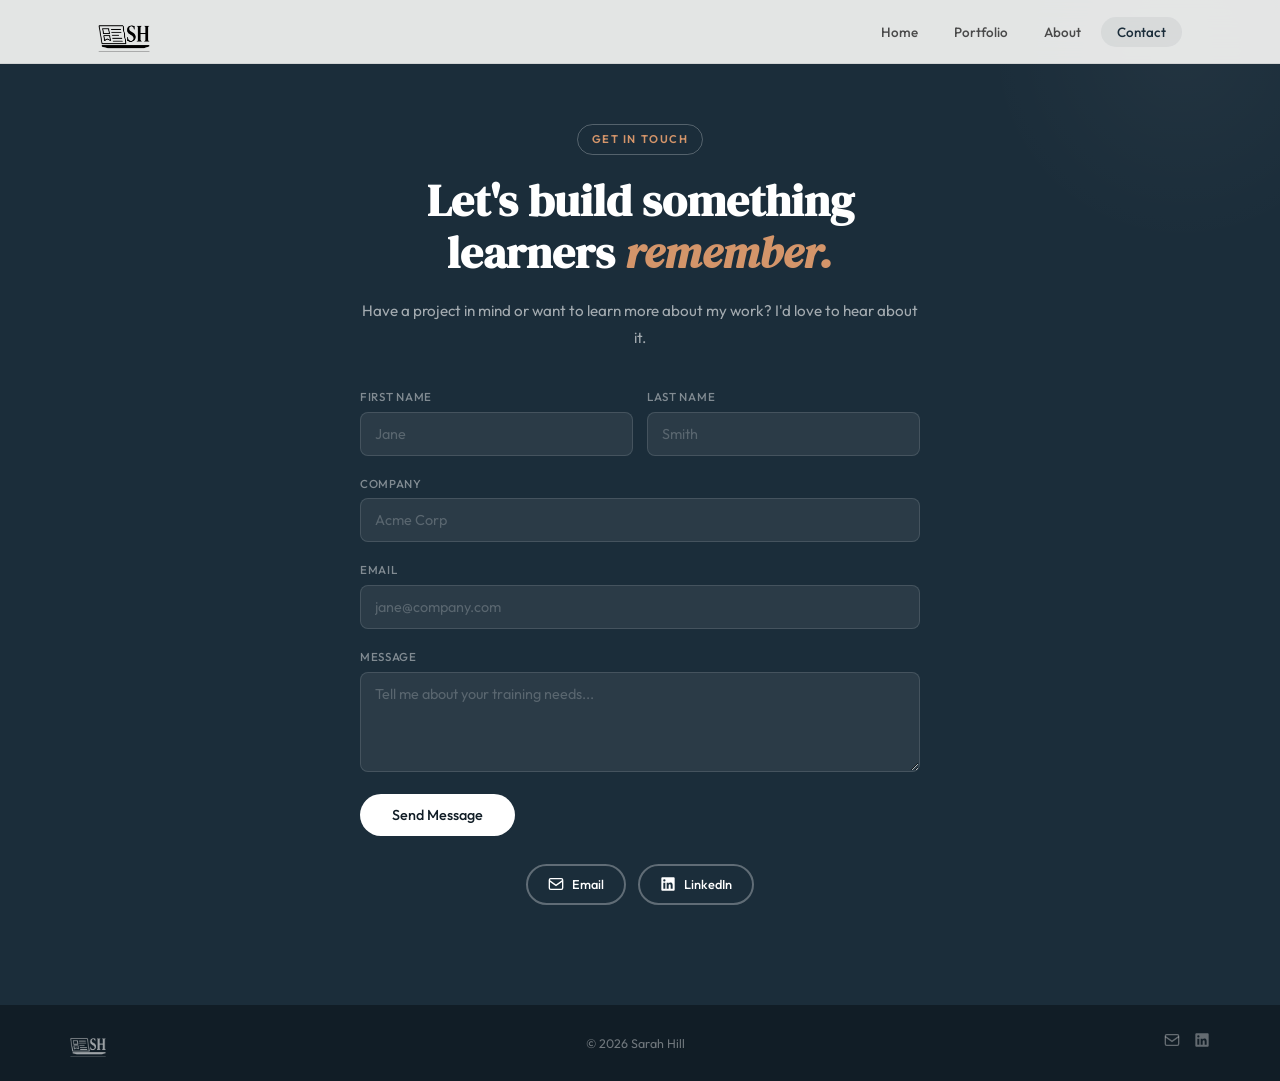
<file: contact.html>
<!DOCTYPE html>
<html lang="en">
<head>
  <meta charset="UTF-8" />
  <meta name="viewport" content="width=device-width, initial-scale=1.0" />
  <title>Contact — Sarah Hill</title>
  <link rel="stylesheet" href="styles.css" />
  <link rel="preconnect" href="https://fonts.googleapis.com" />
  <link rel="preconnect" href="https://fonts.gstatic.com" crossorigin />
  <link href="https://fonts.googleapis.com/css2?family=DM+Serif+Display:ital@0;1&family=Outfit:wght@300;400;500;600&display=swap" rel="stylesheet" />
</head>
<body>
  <nav class="nav" id="nav">
    <div class="nav__inner">
      <a href="index.html" class="nav__logo"><img src="logo.png" alt="Sarah Hill - Instructional Designer" class="nav__logo-img"></a>
      <button class="nav__toggle" id="navToggle" aria-label="Menu"><span></span><span></span><span></span></button>
      <ul class="nav__links" id="navLinks">
        <li><a href="index.html" class="nav__link">Home</a></li>
        <li><a href="index.html#work" class="nav__link">Portfolio</a></li>
        <li><a href="about.html" class="nav__link">About</a></li>
        <li><a href="contact.html" class="nav__link active">Contact</a></li>
      </ul>
    </div>
  </nav>

  <section class="contact" id="contact" style="padding-top:calc(var(--nav-h) + 60px);min-height:100vh;display:flex;align-items:center">
    <div class="contact__inner">
      <div class="contact__tag-wrap" data-reveal><span class="tag tag--light">Get In Touch</span></div>
      <h2 class="contact__heading" data-reveal data-delay="1">Let's build something<br />learners <em>remember.</em></h2>
      <p class="contact__intro" data-reveal data-delay="2">Have a project in mind or want to learn more about my work? I'd love to hear about it.</p>
      <form class="cform" data-reveal data-delay="3" action="https://formspree.io/f/xaqppyyp" method="POST">
        <div class="cform__row">
          <div class="cform__field"><label for="fn">First Name</label><input type="text" id="fn" name="firstName" placeholder="Jane" required /></div>
          <div class="cform__field"><label for="ln">Last Name</label><input type="text" id="ln" name="lastName" placeholder="Smith" required /></div>
        </div>
        <div class="cform__field"><label for="co">Company</label><input type="text" id="co" name="company" placeholder="Acme Corp" required /></div>
        <div class="cform__field"><label for="em">Email</label><input type="email" id="em" name="email" placeholder="jane@company.com" required /></div>
        <div class="cform__field"><label for="msg">Message</label><textarea id="msg" name="message" placeholder="Tell me about your training needs..." required></textarea></div>
        <div class="cform__submit"><button type="submit">Send Message</button></div>
      </form>
      <div class="contact__social" data-reveal data-delay="4">
        <a href="mailto:sarahlvankirk@gmail.com" class="btn btn--ghost btn--sm">
          <svg width="16" height="16" viewBox="0 0 24 24" fill="none" stroke="currentColor" stroke-width="2"><rect x="2" y="4" width="20" height="16" rx="2"/><path d="M22 7l-10 7L2 7"/></svg> Email
        </a>
        <a href="https://www.linkedin.com/in/sarah-hill-33080b126" target="_blank" rel="noopener" class="btn btn--ghost btn--sm">
          <svg width="16" height="16" viewBox="0 0 24 24" fill="currentColor"><path d="M20.5 2h-17A1.5 1.5 0 002 3.5v17A1.5 1.5 0 003.5 22h17a1.5 1.5 0 001.5-1.5v-17A1.5 1.5 0 0020.5 2zM8 19H5v-9h3zM6.5 8.25A1.75 1.75 0 118.3 6.5a1.78 1.78 0 01-1.8 1.75zM19 19h-3v-4.74c0-1.42-.6-1.93-1.38-1.93A1.74 1.74 0 0013 14.19V19h-3v-9h2.9v1.3a3.11 3.11 0 012.7-1.4c1.55 0 3.36.86 3.36 3.66z"/></svg> LinkedIn
        </a>
      </div>
    </div>
  </section>

  <footer class="footer">
    <div class="footer__inner">
      <a href="index.html" class="footer__logo"><img src="logo-white.png" alt="SH" class="footer__logo-img"></a>
      <span>&copy; 2026 Sarah Hill</span>
      <div class="footer__social">
        <a href="mailto:sarahlvankirk@gmail.com" aria-label="Email">
          <svg width="16" height="16" viewBox="0 0 24 24" fill="none" stroke="currentColor" stroke-width="2"><rect x="2" y="4" width="20" height="16" rx="2"/><path d="M22 7l-10 7L2 7"/></svg>
        </a>
        <a href="https://www.linkedin.com/in/sarah-hill-33080b126" target="_blank" rel="noopener" aria-label="LinkedIn">
          <svg width="16" height="16" viewBox="0 0 24 24" fill="currentColor"><path d="M20.5 2h-17A1.5 1.5 0 002 3.5v17A1.5 1.5 0 003.5 22h17a1.5 1.5 0 001.5-1.5v-17A1.5 1.5 0 0020.5 2zM8 19H5v-9h3zM6.5 8.25A1.75 1.75 0 118.3 6.5a1.78 1.78 0 01-1.8 1.75zM19 19h-3v-4.74c0-1.42-.6-1.93-1.38-1.93A1.74 1.74 0 0013 14.19V19h-3v-9h2.9v1.3a3.11 3.11 0 012.7-1.4c1.55 0 3.36.86 3.36 3.66z"/></svg>
        </a>
      </div>
    </div>
  </footer>
  <script src="script.js"></script>
</body>
</html>
</file>
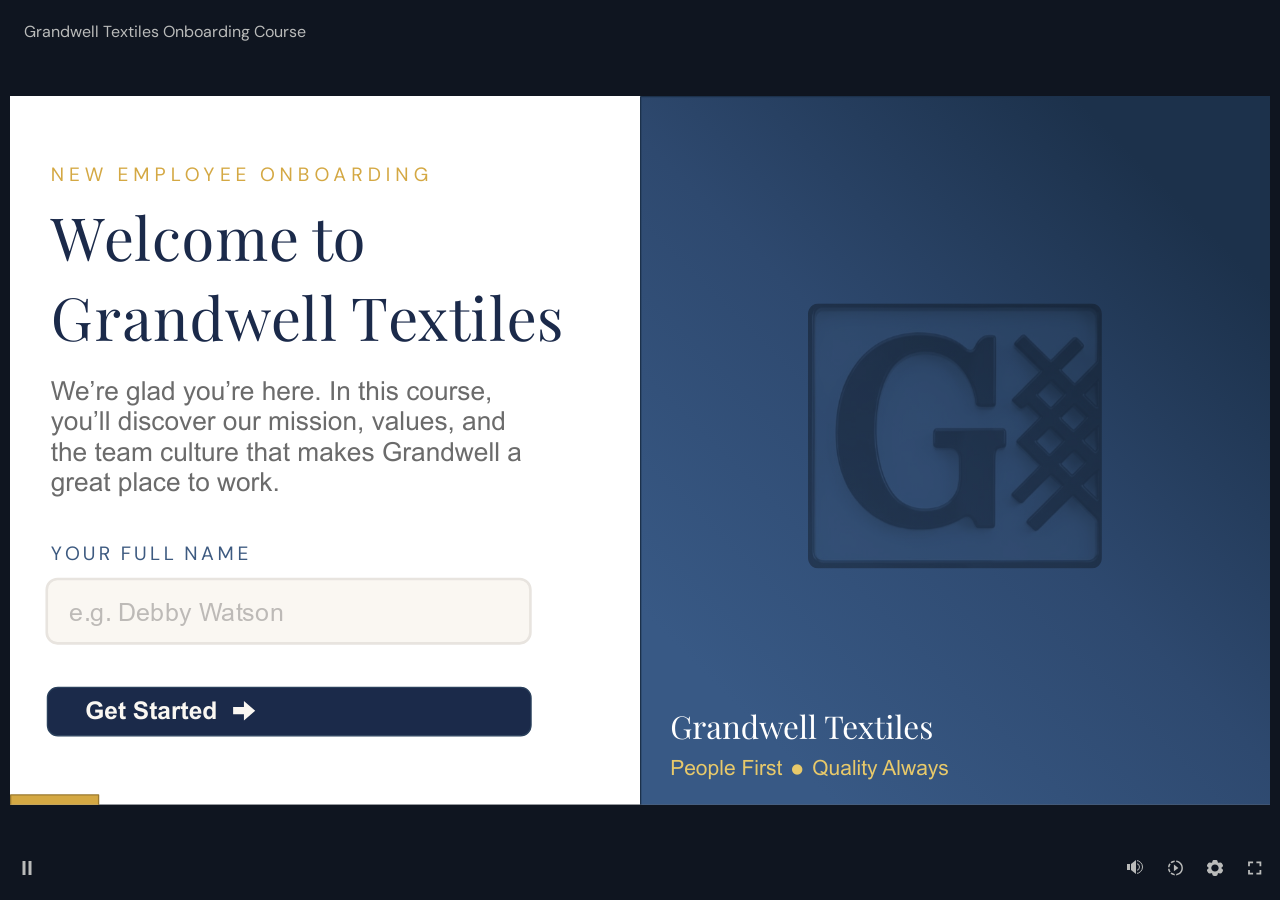
<file: grandwell-textiles-onboarding-course/story.html>
﻿<!doctype html>
<html lang="en-US">
<head>
  <meta charset="utf-8">
  <!-- Created using Storyline 360 x64 - http://www.articulate.com  -->
  <!-- version: 3.113.36519.0 -->
  <title>Grandwell Textiles Onboarding Course</title>
  <meta http-equiv="x-ua-compatible" content="IE=edge"/>
  <meta name="viewport" content="width=device-width,initial-scale=1,user-scalable=no,shrink-to-fit=no,minimal-ui"/>
  <meta name="apple-mobile-web-app-capable" content="yes"/>
  <style>
    html, body { height: 100%; padding: 0; margin: 0 }
    #app { height: 100%; width: 100%; }
  </style>

  <script>
    window.DS = {};
    window.globals = {
      DATA_PATH_BASE: '',
      HAS_FRAME: true,
      HAS_SLIDE: true,

      lmsPresent: false,
      tinCanPresent: false,
      cmi5Present: false,
      aoSupport: false,
      scale: 'Scaled',
      captureRc: false,
      browserSize: 'optimal',
      bgColor: '#254061',
      features: 'DropInBase,JsInteractions,PlayerSizeOption,SlideLevelScale',
      themeName: 'unified',
      preloaderColor: '#FFFFFF',
      suppressAnalytics: false,
      productChannel: 'stable',
      publishSource: 'storyline',
      aid: 'aid|9f579bbe-b494-5647-aadf-864fe2928931',
      cid: '299f3c33-0db7-4338-acc8-29e502265c60',
      playerVersion: '3.113.36519.0',
      publishTimestamp: '2026-03-18T13:26:41.3387401Z',
      maxIosVideoElements: 10,
      connectionSettings: { message: 'You%20are%20offline.%20Trying%20to%20reconnect...', useDarkTheme: false, mode: 'disabled' },
      hasFeature: function(feature) {
        return this.features.split(',').includes(feature);
      },
      
      parseParams: function(qs) {
        if (window.globals.parsedParams != null) {
          return window.globals.parsedParams;
        }
        qs = (qs || window.location.search.substr(1)).split('+').join(' ');
        var params = {},
            tokens,
            re = /[?&]?([^=]+)=([^&]*)/g;

        while (tokens = re.exec(qs)) {
          params[decodeURIComponent(tokens[1]).trim()] =
            decodeURIComponent(tokens[2]).trim();
        }
        window.globals.parsedParams = params;
        return params;
      }

    };

    if (window.flagsUnderTest != null) {
      window.globals.features = window.flagsUnderTest.reduce((accum, feature) => {
        if (!accum.includes(feature)) {
          accum.push(feature);
        }
        return accum;
      }, window.globals.features.split(',')).join();
    }
  </script>
  <script>
    var isIe11 = ('ActiveXObject' in window || window.MSBlobBuilder != null)
      && window.msCrypto != null && !window.ActiveXObject;
    if (isIe11) {
      window.globals.unsupportedBrowser = true;
      document.write(atob('[base64]'));
    }
  </script>

  <script>
    if (window.globals.hasFeature('Localization')) {
      
      
    }
  </script>

  
  
  <script>window.THREE = { };</script>
  
</head>
<body style="background: #254061" class="cs-HTML theme-unified">
  <!-- 360 -->
  <script>!function(){var e,i=/iPhone/i,o=/iPod/i,n=/iPad/i,t=/\biOS-universal(?:.+)Mac\b/i,r=/\bAndroid(?:.+)Mobile\b/i,a=/Android/i,d=/(?:SD4930UR|\bSilk(?:.+)Mobile\b)/i,p=/Silk/i,l=/Windows Phone/i,u=/\bWindows(?:.+)ARM\b/i,b=/BlackBerry/i,s=/BB10/i,c=/Opera Mini/i,f=/\b(CriOS|Chrome)(?:.+)Mobile/i,h=/Mobile(?:.+)Firefox\b/i,v=function(e){return void 0!==e&&"MacIntel"===e.platform&&"number"==typeof e.maxTouchPoints&&e.maxTouchPoints>1&&"undefined"==typeof MSStream};e=function(e){var m={userAgent:"",platform:"",maxTouchPoints:0};e||"undefined"==typeof navigator?"string"==typeof e?m.userAgent=e:e&&e.userAgent&&(m={userAgent:e.userAgent,platform:e.platform,maxTouchPoints:e.maxTouchPoints||0}):m={userAgent:navigator.userAgent,platform:navigator.platform,maxTouchPoints:navigator.maxTouchPoints||0};var g=m.userAgent,y=g.split("[FBAN");void 0!==y[1]&&(g=y[0]),void 0!==(y=g.split("Twitter"))[1]&&(g=y[0]);var A=function(e){return function(i){return i.test(e)}}(g),w={apple:{phone:A(i)&&!A(l),ipod:A(o),tablet:!A(i)&&(A(n)||v(m))&&!A(l),universal:A(t),device:(A(i)||A(o)||A(n)||A(t)||v(m))&&!A(l)},amazon:{phone:A(d),tablet:!A(d)&&A(p),device:A(d)||A(p)},android:{phone:!A(l)&&A(d)||!A(l)&&A(r),tablet:!A(l)&&!A(d)&&!A(r)&&(A(p)||A(a)),device:!A(l)&&(A(d)||A(p)||A(r)||A(a))||A(/\bokhttp\b/i)},windows:{phone:A(l),tablet:A(u),device:A(l)||A(u)},other:{blackberry:A(b),blackberry10:A(s),opera:A(c),firefox:A(h),chrome:A(f),device:A(b)||A(s)||A(c)||A(h)||A(f)},any:!1,phone:!1,tablet:!1};return w.any=w.apple.device||w.android.device||w.windows.device||w.other.device,w.phone=w.apple.phone||w.android.phone||w.windows.phone,w.tablet=w.apple.tablet||w.android.tablet||w.windows.tablet,w}(),"object"==typeof exports&&"undefined"!=typeof module?module.exports=e:"function"==typeof define&&define.amd?define((function(){return e})):this.isMobile=e}();
    window.isMobile.apple.tablet = window.isMobile.apple.tablet ||
      (navigator.platform === 'MacIntel' && navigator.maxTouchPoints > 1);
    window.isMobile.apple.device = window.isMobile.apple.device || window.isMobile.apple.tablet;
    window.isMobile.tablet = window.isMobile.tablet || window.isMobile.apple.tablet;
    window.isMobile.any = window.isMobile.any || window.isMobile.apple.tablet;
  </script>

  <div id="focus-sink" tabindex="-1"></div>

  <div id="preso"></div>
  <script>
    (function() {

      var classTypes = [ 'desktop', 'mobile', 'phone', 'tablet' ];

      var addDeviceClasses = function(prefix, testObj) {
        var curr, i;
        for (i = 0; i < classTypes.length; i++) {
          curr = classTypes[i];
          if (testObj[curr]) {
            document.body.classList.add(prefix + curr);
          }
        }
      };

      var params = window.globals.parseParams(),
          isDevicePreview = params.devicepreview === '1',
          isPhoneOverride = params.deviceType === 'phone' || (isDevicePreview && params.phone == '1'),
          isTabletOverride = (params.deviceType === 'tablet' || isDevicePreview) && !isPhoneOverride,
          isMobileOverride = isPhoneOverride || isTabletOverride;

      var deviceView = {
        desktop: !window.isMobile.any && !isMobileOverride,
        mobile: window.isMobile.any || isMobileOverride,
        phone: isPhoneOverride || (window.isMobile.phone && !isTabletOverride),
        tablet: isTabletOverride || window.isMobile.tablet
      };

      window.globals.deviceView = deviceView;
      window.isMobile.desktop = !window.isMobile.any;
      window.isMobile.mobile = window.isMobile.any;

      addDeviceClasses('view-', deviceView);

    })();
  </script>
  
  <script src='story_content/triggers.js' type=text/javascript></script>
<script src='story_content/user.js' type=text/javascript></script>
  <div class="slide-loader"></div>

  <script>
    var doc = document, loader = doc.body.querySelector('.slide-loader'); [ 1, 2, 3 ].forEach(function(n) { var d = doc.createElement('div'); d.style.backgroundColor = window.globals.preloaderColor; d.classList.add('mobile-loader-dot'); d.classList.add('dot' + n); loader.appendChild(d); });
  </script>

  <div class="mobile-load-title-overlay" style="display: none">
    <div class="mobile-load-title">Grandwell Textiles Onboarding Course</div>
  </div>

  <div class="mobile-chrome-warning"></div>

  
<style>
  .warn-connection-dialog {
    display: none;
    background: transparent;
    pointer-events: all;
    position: fixed;
    left: 0;
    top: 0;
    width: 100%;
    height: 100%;
    z-index: 999;
  }

  .warn-connection-content {
    pointer-events: all;
    border-radius: 4px;
    background: white;
    border: 1px solid #E7E7E7;
    color: #333333;
    box-shadow: 0 2px 4px rgba(0, 0, 0, 0.25);
    transition: all 150ms ease-out;
    position: absolute;
    white-space: nowrap;
  }

  .view-phone.is-landscape .warn-connection-content {
    left: 23px;
    bottom: 23px;
  }

  .view-tablet.is-landscape .warn-connection-content {
    left: 50%;
    top: 20px;
    transform: translateX(-50%);
  }

  .view-mobile.is-portrait .warn-connection-content {
    transform: translate(-50%, calc(-100% - 15px));
  }

  .warn-connection-content p {
    display: inline-block;
    margin: 0 8px 0 0;
    line-height: 33px;
    font-size: 11px;
  }

  .warn-connection-content svg {
    position: relative;
    vertical-align: middle;
    margin: 0 2px 2px 8px;
  }

  .view-desktop .warn-connection-content {
    left: 1.5em;
    bottom: 1.5em;
  }

  .view-desktop .warn-connection-content p {
    font-size: 1.1em;
  }

  .is-offline .warn-connection-dialog {
    display: block;
  }

  .is-offline .cs-panel * {
    pointer-events: none !important;
  }

  .is-offline .cs-panel {
    pointer-events: all !important;
  }

  .is-offline #nav-controls * {
    pointer-events: none !important;
  }

  .is-offline #nav-controls {
    pointer-events: all !important;
  }
</style>

<div class="warn-connection-dialog" role="alertdialog" aria-modal="true" tabindex="0" aria-labelledby="warn-connection-message">
  <div class="warn-connection-content">
    <svg width="17" height="15" viewBox="0 0 17 15" xmlns="http://www.w3.org/2000/svg">
      <path fill="#8F0000" stroke="white" d="M16.07,12.98 L15.88,12.23 L9.51,1.21 C8.97,0.26,7.6,0.26,7.06,1.21 L0.69,12.23 C0.15,13.16,0.81,14.36,1.91,14.36 H14.65 C15.47,14.36,16.05,13.7,16.07,12.98 Z"/>
      <path fill="white" stroke="white" d="M8.58,5.5 C8.35,5.28,8.5,5.35,8.21,5.32 C8.09,5.35,7.97,5.49,7.96,5.67 C7.97,5.79,7.98,5.92,7.98,6.04 L7.98,6.04 C7.99,6.17,8,6.31,8.01,6.43 L8.01,6.44 C8.03,6.92,8.06,7.41,8.09,7.9 L8.09,7.9 C8.12,8.39,8.14,8.88,8.17,9.37 C8.17,9.39,8.18,9.42,8.2,9.44 C8.23,9.46,8.25,9.47,8.28,9.47 C8.31,9.47,8.34,9.46,8.35,9.44 C8.37,9.43,8.38,9.4,8.39,9.35 L8.39,9.34 C8.39,9.24,8.4,9.15,8.4,9.05 L8.4,9.05 C8.41,8.96,8.41,8.86,8.42,8.75 C8.43,8.44,8.45,8.12,8.47,7.81 L8.47,7.81 C8.49,7.49,8.51,7.18,8.53,6.87 C8.55,6.46,8.56,6.05,8.59,5.64 L8.6,5.62 C8.6,5.57,8.59,5.53,8.58,5.5 L8.21,5.32 Z"/>
      <circle fill="white" stroke="white" cx="8.3" cy="11.35" r="0.3"/>
    </svg>
    <p id="warn-connection-message">You are offline. Trying to reconnect...</p>
  </div>
</div>

<script>
  (function() {
    window.DS.connection = {
      warningShown: false,
      assets: {},
      loadingAssetGroup: false,
      retryDelay: 500
    };

    var connectionSettings = window.globals.connectionSettings || {};

    var useConnectionMessages = window.AbortController != null &&
      window.location.protocol != 'file:' &&
      connectionSettings.mode === 'normal';

    window.DS.connection.useConnectionMessages = useConnectionMessages;

    var assetCount = 0;
    var checkLoadedId;


    if (useConnectionMessages && connectionSettings != null) {
      var contentEl = document.querySelector('.warn-connection-content');
      var messageEl = contentEl.querySelector('p');

      if (connectionSettings.useDarkTheme) {
        contentEl.style.borderColor = '#BABBBA';
        contentEl.style.backgroundColor = '#282828';
        contentEl.style.color = '#FFFFFF';
      }

      if (connectionSettings.message != null) {
        messageEl.textContent = window.decodeURIComponent(connectionSettings.message);
      }
    }

    function checkAssetsReady() {
      for (var i in DS.connection.assets) {
        if (!DS.connection.assets[i].success) {
          return false;
        }
      }
      return true;
    }

    function stopAssetGroup() {
      if (!useConnectionMessages) { return; }

      assetCount = 0;

      DS.connection.oldAssetGroup = DS.connection.assets;
      DS.connection.assets = {};
      DS.connection.loadingAssetGroup = false;
      clearInterval(checkLoadedId);
    }

    function startAssetGroup() {
      if (!useConnectionMessages) { return; }
      var ticks = 0;
      clearInterval(checkLoadedId);
      checkLoadedId = setInterval(function() {
        var loaded = 0;
        if (assetCount === 0 && loaded === 0) {
          clearInterval(checkLoadedId);
          return;
        }

        for (var i in DS.connection.assets) {
          if (DS.connection.assets[i].success) {
            loaded++;
          }
        }

        if (assetCount === loaded && checkAssetsReady()) {
          for (var i in DS.connection.assets) {
            if (DS.connection.assets[i].action) {
              DS.connection.assets[i].action();
            }
          }
          hideWarning();
          stopAssetGroup();
        }
      }, 100)
    }

    function requiredAsset(url, action, retry, type) {
      if (!useConnectionMessages) { return; }
      if (DS.connection.assets[url]) { return; }

      DS.connection.assets[url] = {
        success: false, action: action, retry: retry, type: type
      };
      assetCount = Object.keys(DS.connection.assets).length;
      if (!DS.connection.loadingAssetGroup) {
        startAssetGroup();
      }
      DS.connection.loadingAssetGroup = true;
    }

    function assetLoaded(url) {
      if (!useConnectionMessages) { return; }
      if (DS.connection.assets[url]) {
        DS.connection.assets[url].success = true;
      }
    }

    function assetFailed(url) {
      if (!useConnectionMessages) { return; }
      if (!DS.connection.assets[url]) {
        if (/\.js$/.test(url) && url.indexOf('transcripts') === -1) {
          setTimeout(function() {
            if (DS.connection.lastSlideLoaded != null) {
              DS.connection.lastSlideLoaded();
            }
          }, DS.connection.retryDelay);
        }
        return;
      }
      if (!DS.connection.warningShown) { showWarning(); }
      if (DS.connection.assets[url].retry) {
        setTimeout(function() {
          if (!DS.connection.assets[url].success) {
            DS.connection.assets[url].retry()
          }
        }, DS.connection.retryDelay);
      }
    }

    function hideWarning() {
      document.body.classList.remove('is-offline');
      DS.connection.warningShown = false;
      enableKeys();
    }
    DS.connection.hideWarning = hideWarning

    function showWarning(btn) {
      document.body.classList.add('is-offline')
      DS.connection.warningShown = true;
      updateWarningPosition();
      disableKeys();
    }

    function updateWarningPosition() {
      if (!DS.connection.warningShown) {
        return;
      }

      var isPortrait = document.body.classList.contains('is-portrait');
      var isMobile = document.body.classList.contains('view-mobile');
      var warningEl = document.querySelector('.warn-connection-content');

      if (isPortrait && isMobile) {
        var slide = document.querySelector('.primary-slide');
        var slideRect = slide != null
          ? slide.getBoundingClientRect()
          : { top: window.innerHeight, left: 0, width: window.innerWidth };

        warningEl.style.top = `${slideRect.top}px`
        warningEl.style.left = `${slideRect.left + slideRect.width / 2}px`
      } else {
        warningEl.style.top = null;
        warningEl.style.left = null;
      }

      window.requestAnimationFrame(updateWarningPosition);
    }

    function onDisableKeyDown(e) {
      e.preventDefault();
      e.stopImmediatePropagation();
    }

    function onDisableKeyUp(e) {
      e.preventDefault();
      e.stopImmediatePropagation();
    }

    var accStyle = document.createElement('style');
    var warnDialogEl = document.querySelector('.warn-connection-dialog');

    function disableKeys() {
      if (DS.views && DS.views.nsStack && DS.views.nsStack.length === 1) {
        DS.views.nsStack[0].tabReachable = false
        DS.views.nsStack[0].updateTabIndex(true);
      }

      accStyle.innerHTML = '.acc-shadow-dom { display: none; }';
      document.body.appendChild(accStyle);

      warnDialogEl.parentNode.append(warnDialogEl);
      warnDialogEl.focus();
    }

    function enableKeys() {
      accStyle.remove();
      if (DS.views && DS.views.nsStack && DS.views.nsStack.length === 1 && DS.views.nsStack[0].name === '_frame') {
        DS.views.nsStack[0].tabReachable = true;
        DS.views.nsStack[0].updateTabIndex();
      }
    }

    // these will all be noops if the feature flag isn't set in
    // the data and `window.globals.features`
    DS.connection.requiredAsset = requiredAsset;
    DS.connection.assetLoaded = assetLoaded;
    DS.connection.assetFailed = assetFailed;
    DS.connection.stopAssetGroup = stopAssetGroup;
    DS.connection.startAssetGroup = startAssetGroup;
  })();
</script>


  <script>
    
    if (window.autoSpider && window.vInterfaceObject) {
      document.querySelector('.mobile-load-title-overlay').style.display = 'none';
    }
  </script>

  

  <link rel="stylesheet" href="html5/data/css/output.min.css" data-noprefix/>
</body>
<script src="html5/lib/scripts/bootstrapper.min.js"></script>
</html>
</file>
<file: styles.css>
/* ================================================
   SARAH HILL — PORTFOLIO v3
   Work-first layout. Professional L&D aesthetic.
   Palette: Slate navy + warm cream + copper accent
   ================================================ */
*,*::before,*::after{margin:0;padding:0;box-sizing:border-box}
:root{
  --bg:#FAFAF8;--bg-alt:#F3F2EE;--surface:#FFFFFF;
  --text:#1A1A1A;--text-mid:#4A4A4A;--text-soft:#8A8A8A;
  --primary:#1B2D3A;--primary-l:#2A4459;--primary-d:#111D26;
  --accent:#B86B3E;--accent-l:#D4956A;--accent-d:#8A4E2A;
  --success:#3A7D5C;
  --divider:rgba(0,0,0,.08);
  --fd:'DM Serif Display',Georgia,serif;
  --fb:'Outfit',-apple-system,sans-serif;
  --max-w:1140px;--nav-h:64px;--rad:12px;--rad-sm:8px;
  --ease:cubic-bezier(.22,1,.36,1);--t:.25s;--ts:.7s;
}
html{scroll-behavior:smooth;scroll-padding-top:var(--nav-h)}
body{font-family:var(--fb);font-weight:400;color:var(--text);background:var(--bg);line-height:1.7;-webkit-font-smoothing:antialiased;overflow-x:hidden}
a{color:inherit;text-decoration:none}img{max-width:100%;display:block}
em{font-family:var(--fd);font-style:italic}
::selection{background:rgba(184,107,62,.15);color:var(--text)}

/* Reveal */
[data-reveal]{opacity:1;transform:translateY(0);transition:opacity var(--ts) var(--ease),transform var(--ts) var(--ease)}
[data-reveal].will-reveal{opacity:0;transform:translateY(24px)}
[data-reveal].is-visible{opacity:1;transform:translateY(0)}
[data-delay="1"]{transition-delay:.1s}[data-delay="2"]{transition-delay:.2s}
[data-delay="3"]{transition-delay:.3s}[data-delay="4"]{transition-delay:.4s}

/* Tag */
.tag{display:inline-block;font-family:var(--fb);font-weight:600;font-size:.7rem;letter-spacing:.14em;text-transform:uppercase;color:var(--accent);padding:5px 14px;border:1.5px solid var(--accent);border-radius:100px}
.tag--light{color:var(--accent-l);border-color:rgba(255,255,255,.25)}
.tag--dark{color:var(--primary-l);border-color:var(--divider)}

/* Buttons */
.btn{display:inline-flex;align-items:center;gap:8px;font-family:var(--fb);font-weight:500;font-size:.88rem;padding:12px 28px;border-radius:100px;border:2px solid transparent;cursor:pointer;transition:all var(--t) var(--ease);white-space:nowrap}
.btn--primary{background:var(--primary);color:#fff;border-color:var(--primary)}
.btn--primary:hover{background:var(--primary-l);border-color:var(--primary-l);transform:translateY(-2px);box-shadow:0 6px 20px rgba(27,45,58,.2)}
.btn--outline{background:transparent;color:var(--primary);border-color:var(--primary)}
.btn--outline:hover{background:var(--primary);color:#fff;transform:translateY(-2px)}
.btn--accent{background:var(--accent);color:#fff;border-color:var(--accent)}
.btn--accent:hover{background:var(--accent-d);border-color:var(--accent-d);transform:translateY(-2px)}
.btn--white{background:#fff;color:var(--primary-d);border-color:#fff}
.btn--white:hover{transform:translateY(-2px);box-shadow:0 6px 20px rgba(0,0,0,.12)}
.btn--ghost{background:transparent;color:#fff;border-color:rgba(255,255,255,.3)}
.btn--ghost:hover{background:rgba(255,255,255,.1);border-color:rgba(255,255,255,.5)}
.btn--sm{font-size:.8rem;padding:8px 20px}

/* ======== NAV ======== */
.nav{position:fixed;top:0;left:0;right:0;z-index:1000;height:var(--nav-h);background:rgba(250,250,248,.9);backdrop-filter:blur(14px);-webkit-backdrop-filter:blur(14px);border-bottom:1px solid var(--divider);transition:background var(--t),box-shadow var(--t)}
.nav.scrolled{box-shadow:0 1px 8px rgba(0,0,0,.05)}
.nav__inner{max-width:var(--max-w);margin:0 auto;padding:0 28px;height:100%;display:flex;align-items:center;justify-content:space-between}
.nav__logo{display:flex;align-items:center;gap:10px;z-index:10}
.nav__logo-mark{width:34px;height:34px;background:var(--primary);color:#fff;font-family:var(--fd);font-size:.9rem;border-radius:8px;display:flex;align-items:center;justify-content:center}
.nav__logo-text{font-family:var(--fd);font-size:1.05rem;color:var(--text)}
.nav__logo-img{height:40px;width:auto;display:block}
.footer__logo-img{height:28px;width:auto;display:block;opacity:.6}
.footer__logo-img:hover{opacity:.8}
.nav__links{display:flex;list-style:none;gap:4px}
.nav__link{font-size:.84rem;font-weight:500;padding:7px 16px;border-radius:100px;color:var(--text-mid);transition:color var(--t),background var(--t)}
.nav__link:hover,.nav__link.active{color:var(--primary);background:rgba(27,45,58,.06)}
.nav__toggle{display:none;flex-direction:column;gap:5px;background:none;border:none;cursor:pointer;padding:8px;z-index:10}
.nav__toggle span{display:block;width:22px;height:2px;background:var(--text);border-radius:2px;transition:all var(--t) var(--ease)}
.nav__toggle.open span:nth-child(1){transform:translateY(7px) rotate(45deg)}
.nav__toggle.open span:nth-child(2){opacity:0}
.nav__toggle.open span:nth-child(3){transform:translateY(-7px) rotate(-45deg)}

/* ======== HERO — compact, work-first ======== */
.hero{padding:calc(var(--nav-h) + 48px) 28px 40px;text-align:center;position:relative}
.hero__content{max-width:640px;margin:0 auto}
.hero__eyebrow{font-size:.72rem;font-weight:600;letter-spacing:.16em;text-transform:uppercase;color:var(--accent);margin-bottom:12px}
.hero__title{font-family:var(--fd);font-size:clamp(2.2rem,4.5vw,3.4rem);line-height:1.15;margin-bottom:16px}
.hero__title em{color:var(--accent)}
.hero__subtitle{font-size:1rem;color:var(--text-mid);max-width:500px;margin:0 auto 28px;line-height:1.75}
.hero__actions{display:flex;gap:12px;justify-content:center;flex-wrap:wrap}
.hero--cd{background:linear-gradient(135deg,rgba(27,45,58,.03),rgba(58,125,92,.04))}

/* ======== WORK / PORTFOLIO SECTION ======== */
.work{padding:64px 28px 80px}
.work__inner{max-width:var(--max-w);margin:0 auto}
.work__header{text-align:center;margin-bottom:48px}
.work__heading{font-family:var(--fd);font-size:clamp(1.6rem,2.5vw,2.2rem);margin-top:14px}
.work__note{font-size:.8rem;color:var(--text-soft);font-style:italic;margin-top:8px}
.work__list{display:flex;flex-direction:column;gap:56px}

.project{max-width:900px;margin:0 auto}
.project__logo{text-align:center;margin-bottom:8px}
.project__logo img{max-height:64px;display:inline-block}
.project__embed{width:100%;aspect-ratio:16/9;background:#0D0D0D;border-radius:var(--rad);overflow:hidden;box-shadow:0 8px 40px rgba(0,0,0,.1)}
.project__embed iframe{width:100%;height:100%;border:none}
.project__embed-ph{width:100%;height:100%;display:flex;align-items:center;justify-content:center;color:rgba(255,255,255,.35);font-size:.95rem;text-align:center;padding:24px;line-height:1.6;flex-direction:column;gap:4px}
.project__embed-ph small{font-size:.75rem;opacity:.6}
.project__meta{text-align:center;margin-top:16px}
.project__caption{font-size:.92rem;font-weight:500;color:var(--text-mid)}
.project__tools{font-size:.78rem;color:var(--text-soft);margin-top:4px;letter-spacing:.02em}

/* Curriculum sample cards */
.samples-grid{display:grid;grid-template-columns:1fr 1fr;gap:24px}
.sample{background:var(--surface);border:1px solid var(--divider);border-radius:var(--rad);padding:36px 28px;text-align:center;transition:transform var(--t) var(--ease),box-shadow var(--t)}
.sample:hover{transform:translateY(-4px);box-shadow:0 12px 32px rgba(0,0,0,.06)}
.sample h3{font-family:var(--fd);font-size:1.2rem;margin-bottom:10px}
.sample p{font-size:.88rem;color:var(--text-mid);line-height:1.65;max-width:340px;margin:0 auto 18px}

/* ======== SKILLS / TOOLS BAR ======== */
.tools-bar{padding:48px 28px;background:var(--bg-alt);border-top:1px solid var(--divider);border-bottom:1px solid var(--divider)}
.tools-bar__inner{max-width:var(--max-w);margin:0 auto;text-align:center}
.tools-bar__label{font-size:.7rem;font-weight:600;letter-spacing:.14em;text-transform:uppercase;color:var(--text-soft);margin-bottom:20px}
.tools-bar__grid{display:flex;gap:32px;justify-content:center;flex-wrap:wrap;align-items:center}
.tool-item{display:flex;flex-direction:column;align-items:center;gap:8px;min-width:80px}
.tool-item__icon{width:48px;height:48px;border-radius:12px;background:var(--surface);border:1px solid var(--divider);display:flex;align-items:center;justify-content:center;font-size:1.2rem;color:var(--primary);transition:transform var(--t),box-shadow var(--t)}
.tool-item:hover .tool-item__icon{transform:translateY(-2px);box-shadow:0 4px 12px rgba(0,0,0,.06)}
.tool-item__icon svg{width:24px;height:24px}
.tool-item__name{font-size:.72rem;font-weight:500;color:var(--text-mid);letter-spacing:.02em}

/* ======== ABOUT ======== */
.about{padding:100px 28px}
.about__inner{max-width:var(--max-w);margin:0 auto}
.about__label{margin-bottom:40px}
.about__grid{display:grid;grid-template-columns:1fr 1.3fr;gap:56px;align-items:center}
.about__img{border-radius:var(--rad);overflow:hidden;aspect-ratio:3/4;box-shadow:0 16px 48px rgba(0,0,0,.07)}
.about__img img{width:100%;height:100%;object-fit:cover}
.about__heading{font-family:var(--fd);font-size:clamp(1.8rem,2.8vw,2.4rem);line-height:1.2;margin-bottom:20px}
.about__heading em{color:var(--accent)}
.about__text p{color:var(--text-mid);margin-bottom:14px;font-size:.95rem}
.about__highlights{margin-top:24px;display:flex;flex-direction:column;gap:12px}
.hl{display:flex;align-items:center;gap:12px;font-size:.88rem;font-weight:500}
.hl__icon{width:38px;height:38px;background:rgba(27,45,58,.06);border-radius:10px;display:flex;align-items:center;justify-content:center;color:var(--primary);flex-shrink:0}
.hl__icon svg{width:18px;height:18px}

/* ======== APPROACH ======== */
.approach{padding:80px 28px;background:var(--bg-alt)}
.approach__inner{max-width:var(--max-w);margin:0 auto}
.approach__header{text-align:center;margin-bottom:48px}
.approach__heading{font-family:var(--fd);font-size:clamp(1.6rem,2.5vw,2.2rem);margin-top:14px}
.steps{display:flex;align-items:flex-start;justify-content:center;gap:0}
.stp{flex:1;max-width:240px;text-align:center;padding:0 14px}
.stp__num{font-family:var(--fd);font-size:2rem;color:var(--primary);opacity:.2;margin-bottom:12px}
.stp h3{font-family:var(--fd);font-size:1.15rem;margin-bottom:8px}
.stp p{font-size:.85rem;color:var(--text-mid);line-height:1.6}
.stp__conn{width:40px;height:2px;background:var(--divider);margin-top:24px;flex-shrink:0}

/* Focus areas (CD) */
.focus{padding:80px 28px}
.focus__inner{max-width:var(--max-w);margin:0 auto}
.focus__header{text-align:center;margin-bottom:48px}
.focus__heading{font-family:var(--fd);font-size:clamp(1.6rem,2.5vw,2.2rem);margin-top:14px}
.focus__grid{display:grid;grid-template-columns:1fr 1fr;gap:18px}
.fcard{padding:28px;border-radius:var(--rad);background:var(--surface);border:1px solid var(--divider);transition:transform var(--t) var(--ease),box-shadow var(--t)}
.fcard:hover{transform:translateY(-3px);box-shadow:0 8px 28px rgba(0,0,0,.05)}
.fcard h3{font-family:var(--fd);font-size:1.1rem;margin-bottom:6px;color:var(--primary)}
.fcard p{font-size:.85rem;color:var(--text-mid);line-height:1.6}

/* ======== CONTACT ======== */
.contact{padding:100px 28px;background:var(--primary);color:#fff;position:relative;overflow:hidden}
.contact::before{content:'';position:absolute;width:400px;height:400px;border-radius:50%;background:radial-gradient(circle,rgba(255,255,255,.03),transparent 70%);top:-15%;right:-8%;pointer-events:none}
.contact__inner{max-width:560px;margin:0 auto;position:relative}
.contact__heading{font-family:var(--fd);font-size:clamp(2rem,3.5vw,2.8rem);line-height:1.15;margin:20px 0;text-align:center}
.contact__heading em{color:var(--accent-l)}
.contact__intro{text-align:center;color:rgba(255,255,255,.6);font-size:.95rem;margin-bottom:36px;line-height:1.75}
.contact__tag-wrap{text-align:center}
.cform{display:flex;flex-direction:column;gap:18px}
.cform__row{display:flex;gap:14px}
.cform__field{flex:1;display:flex;flex-direction:column;gap:5px}
.cform__field label{font-size:.72rem;font-weight:500;color:rgba(255,255,255,.45);letter-spacing:.06em;text-transform:uppercase}
.cform__field input,.cform__field textarea{background:rgba(255,255,255,.07);border:1px solid rgba(255,255,255,.12);border-radius:var(--rad-sm);padding:12px 14px;font-size:.9rem;color:#fff;font-family:var(--fb);outline:none;transition:border-color var(--t),background var(--t)}
.cform__field input::placeholder,.cform__field textarea::placeholder{color:rgba(255,255,255,.22)}
.cform__field input:focus,.cform__field textarea:focus{border-color:rgba(255,255,255,.35);background:rgba(255,255,255,.1)}
.cform__field textarea{resize:vertical;min-height:100px}
.cform__submit{margin-top:4px}
.cform__submit button{font-family:var(--fb);font-weight:500;font-size:.9rem;padding:12px 32px;border-radius:100px;border:none;background:#fff;color:var(--primary-d);cursor:pointer;transition:all var(--t) var(--ease)}
.cform__submit button:hover{transform:translateY(-2px);box-shadow:0 4px 16px rgba(0,0,0,.12)}
.contact__social{display:flex;gap:12px;justify-content:center;margin-top:28px}

/* ======== FOOTER ======== */
.footer{padding:24px 28px;background:var(--primary-d);color:rgba(255,255,255,.4);font-size:.78rem}
.footer__inner{max-width:var(--max-w);margin:0 auto;display:flex;align-items:center;justify-content:space-between;gap:12px;flex-wrap:wrap}
.footer__logo{font-family:var(--fd);font-size:1rem;color:rgba(255,255,255,.6)}
.footer__social{display:flex;gap:14px}
.footer__social a{color:rgba(255,255,255,.35);transition:color var(--t)}
.footer__social a:hover{color:#fff}

/* ======== RESPONSIVE ======== */
@media(max-width:900px){
.about__grid{grid-template-columns:1fr;gap:36px}
.about__img{aspect-ratio:4/3;max-width:460px}
.steps{flex-direction:column;align-items:center;gap:20px}
.stp__conn{width:2px;height:24px;margin:0}.stp{max-width:360px}
.focus__grid,.samples-grid{grid-template-columns:1fr}
}
@media(max-width:768px){
:root{--nav-h:56px}
.nav__toggle{display:flex}
.nav__links{position:fixed;top:0;left:0;right:0;bottom:0;background:var(--bg);flex-direction:column;align-items:center;justify-content:center;gap:10px;transform:translateY(-100%);opacity:0;transition:transform var(--t) var(--ease),opacity var(--t) var(--ease)}
.nav__links.open{transform:translateY(0);opacity:1}
.nav__link{font-size:1.1rem;padding:12px 24px}
.hero{padding-top:calc(var(--nav-h) + 32px)}
.hero__actions{flex-direction:column;align-items:center}
.about,.work,.curriculum-samples{padding:64px 20px}
.approach,.focus,.tools-bar{padding:56px 20px}
.contact{padding:64px 20px}
.cform__row{flex-direction:column;gap:18px}
.footer__inner{flex-direction:column;text-align:center}
.tools-bar__grid{gap:20px}
}
</file>
